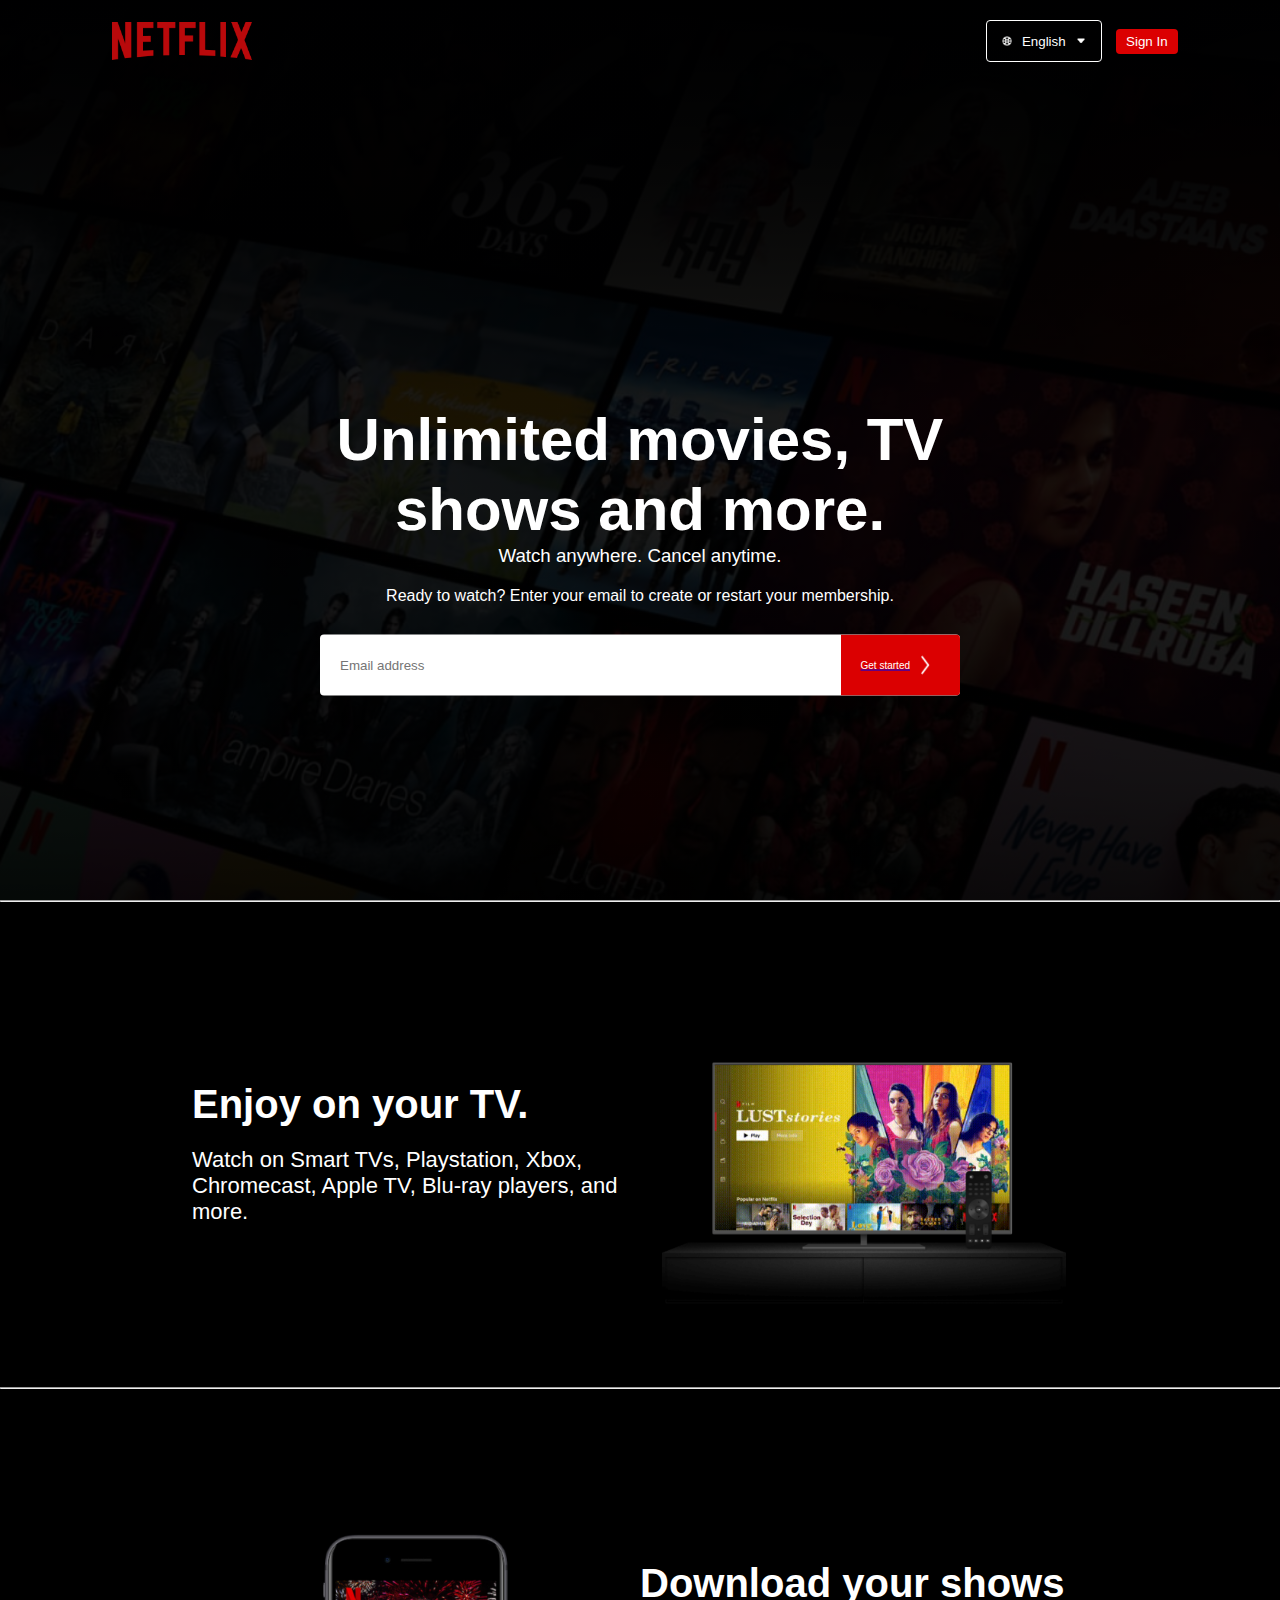
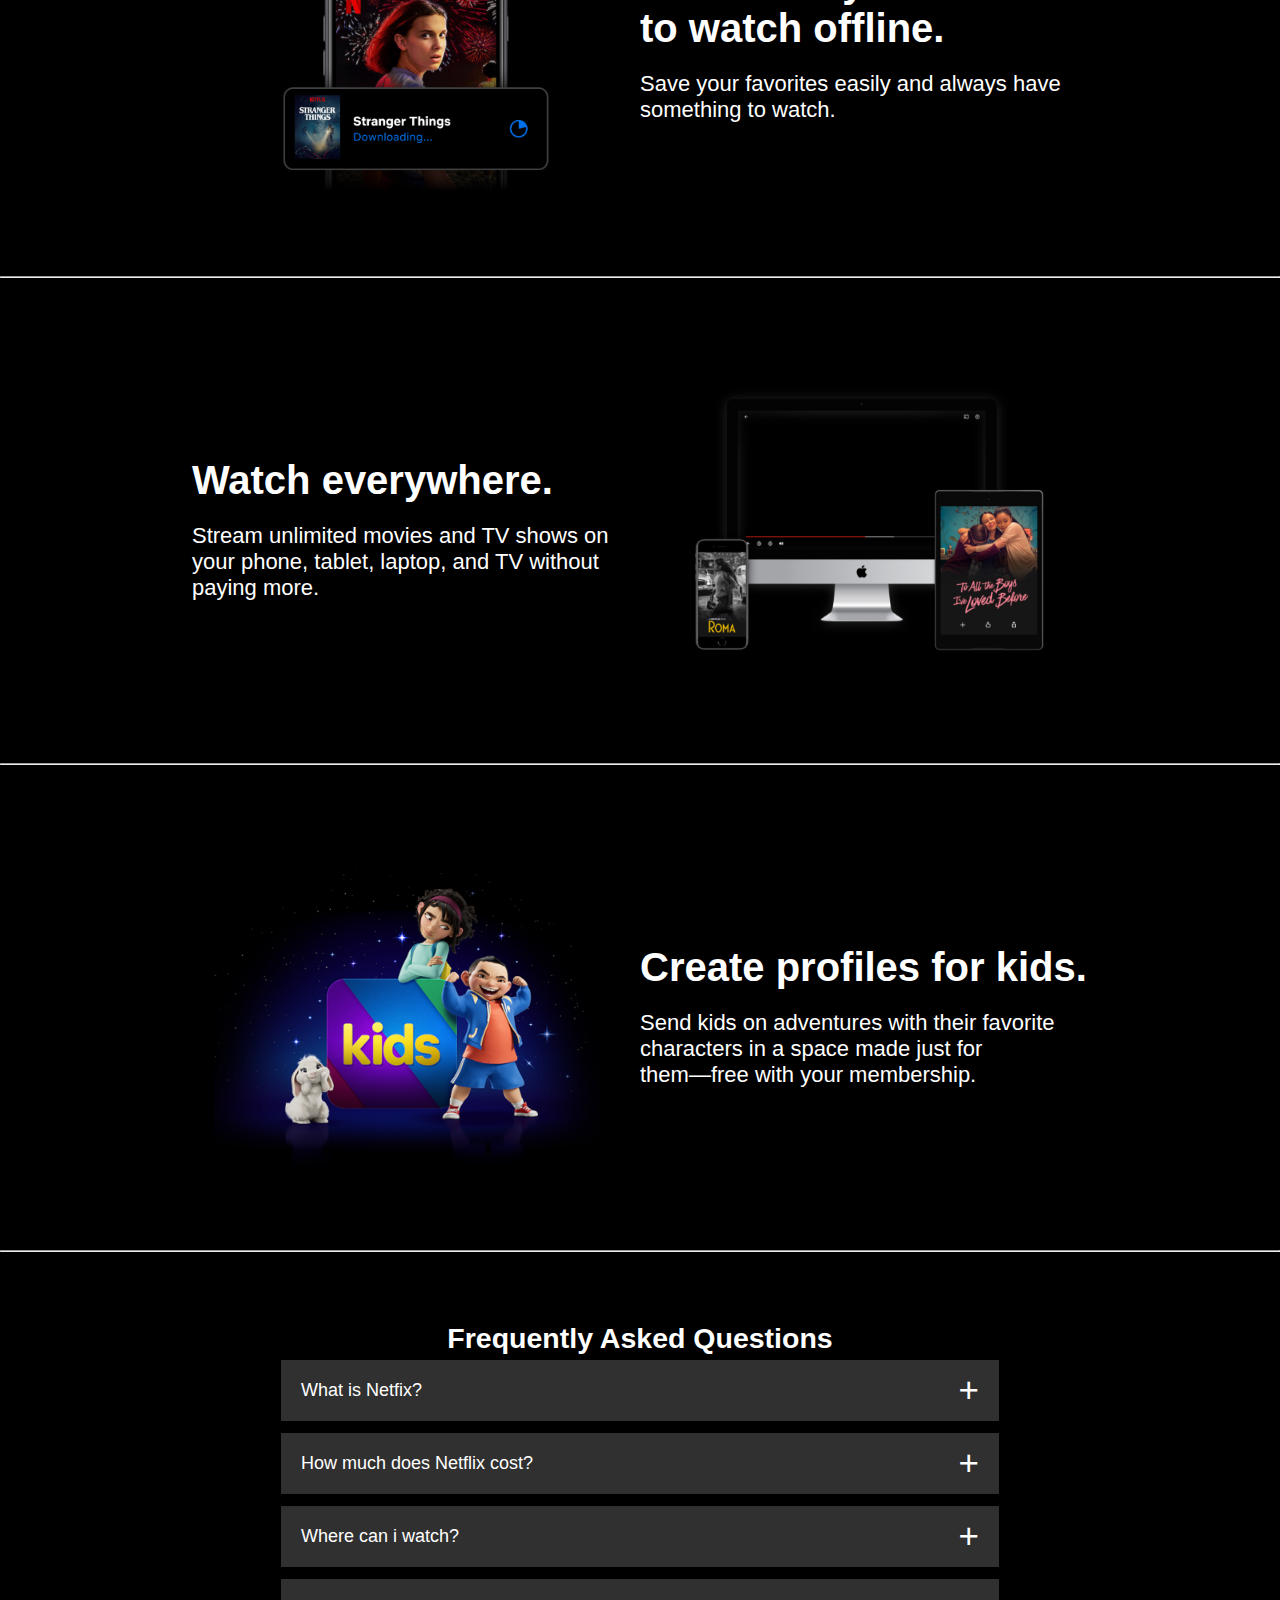
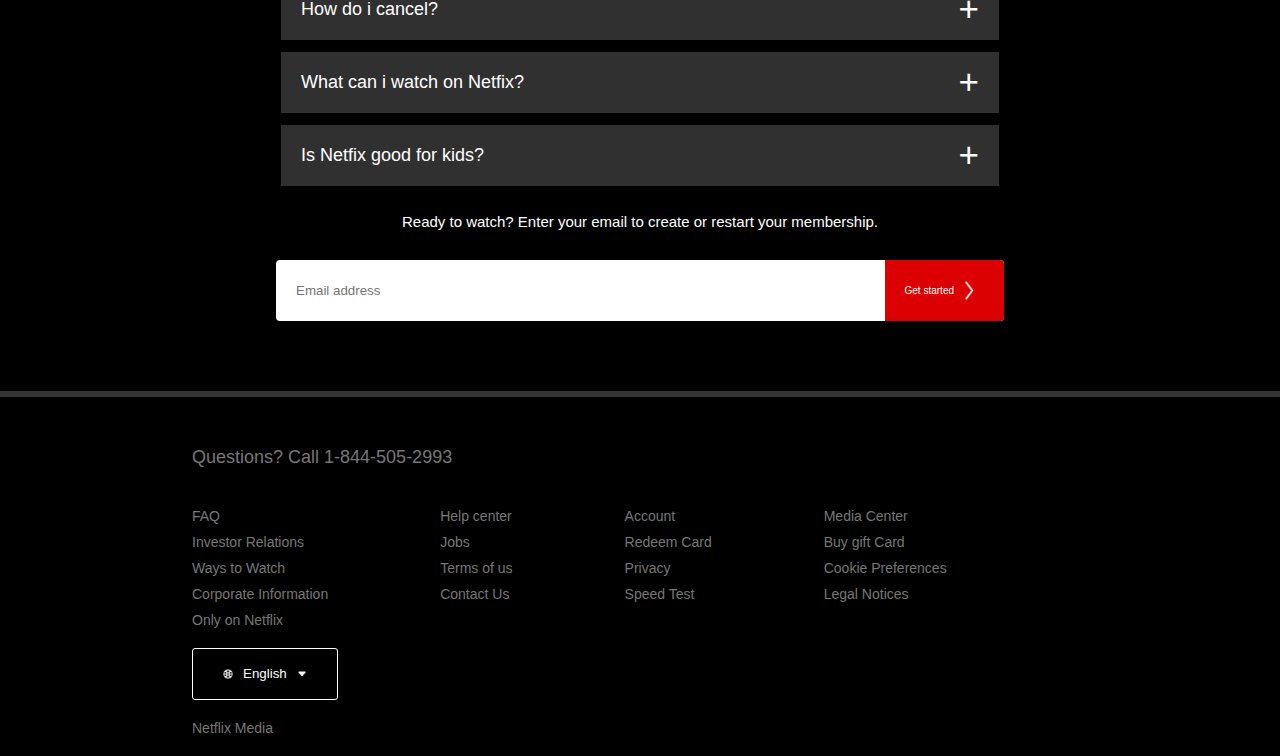
<file: index.html>
<!DOCTYPE html>
<html lang="en">

<head>
  <meta charset="UTF-8" />
  <meta name="viewport" content="width=device-width, initial-scale=1.0" />
  <link rel="stylesheet" href="style.css" />
  <title>NETFLIX CLONE</title>
</head>

<body>

  <header class="header_container">
    <nav>
      <img src="images/HeaderLeft.png" alt="" class="header-logo" />

      <section class="header-btn">
        <button class="English-btn">
          <img src="images/earth.png" alt="" />English
          <img src="images/caret-down.png" alt="" />
        </button>
        <a href="signin.html">
        <button type="button">Sign In</button></a>
      </section>
    </nav>

    <div class="header-writeup">
      <h1>Unlimited movies, TV shows and more.</h1>
      <h3>Watch anywhere. Cancel anytime.</h3>
      <p>
        Ready to watch? Enter your email to create or restart your
        membership.
      </p>
      <form class="email" action="">
        <input type="email" placeholder="Email address" />
        <a href="signin.html">
        <button type="button" class="get-started">
          Get started <img src="images/arrow.png" alt="">
        </button>
      </a>
      </form>
  </header>
  </div>

  <hr>

  <main>
    <section>
      <div class="content-container">
        <div class="writeup-row">
          <div class="text">
            <h2>Enjoy on your TV.</h2>
            <p>
              Watch on Smart TVs, Playstation, Xbox, <br>Chromecast, Apple TV, Blu-ray
              players, and more.
            </p>
          </div>
          <div class="images">
            <img src="images/Frame 6.png" alt="" />
          </div>
        </div>
      </div>
    </section>
<hr>
    
    <section>
      <div class="content-container">
        <div class="writeup-row">
          <div class="images">
            <img src="images/Frame (1).png" alt="" />
          </div>
          <div class="text">
            <h2>Download your shows <br> to watch offline.</h2>
            <p>Save your favorites easily and always have <br>something to watch.</p>
    </div>
    </div>
    </div>
  </section>
<hr>
    
    <section>
      <div class="content-container">
        <div class="writeup-row">
          <div class="text">
            <h2>Watch everywhere.</h2>
            <p>
              Stream unlimited movies and TV shows on <br>your phone, tablet, laptop,
              and TV without paying more.
            </p>
          </div>
          <div class="images">
            <img src="images/Rectangle (6).png" alt="" />
          </div>
        </div>
      </div>
    </section>

    <hr>

    <section>
      <div class="content-container">
        <div class="writeup-row">
          <div class="images">
            <img src="images/Frame 7.png" alt="" />
          </div>
            <div class="text">
              <h2>Create profiles for kids.</h2>
              <p>
                Send kids on adventures with their favorite <br>characters in a space
                made just for <br>them—free with your membership.
              </p>
            </div>
          </div>
        </div>
    </section>

    <hr>

    <section>
      <div class="question">
      <h2>Frequently Asked Questions</h2>
      <ul>
        <li>
          <input type="radio"  name="questions">
          <label for="">What is Netfix?</label>
        </li>

        <li>
          <input type="radio"  name="questions">
          <label for="">How much does Netflix cost?</label>
        </li>
        <li>
          <input type="radio"  name="questions">
          <label for="">Where can i watch?</label>
        </li>

        <li>
          <input type="radio"  name="questions">
          <label for="">How do i cancel?</label>
        </li>
        <li>
          <input type="radio"  name="questions">
          <label for="">What can i watch on Netfix?</label>
        </li>
        <li>
          <input type="radio"  name="questions">
          <label for="">Is Netfix good for kids?</label>
        </li>

      </ul>
      <p>
        Ready to watch? Enter your email to create or restart your
        membership.
      </p>
      <form class="email" action="">
        <input type="email" placeholder="Email address" required />
        <button type="get" class="get-started">
          Get started <img src="images/arrow.png" alt="" />
        </button>
      </form>
    </div>
    </section>

    <footer>
      <div class="footer">
        <h2>Questions? Call 1-844-505-2993 </h2>
    
        <div class="footer-row">
    
          <div class="column">
          <a href="#">FAQ</a>
          <a href="#">Investor Relations</a>
          <a href="#">Ways to Watch</a>
          <a href="#">Corporate Information</a>
          <a href="#">Only on Netflix</a>
        </div>
    
        <div class="column">
          <a href="#">Help center</a>
          <a href="#">Jobs</a>
          <a href="#">Terms of us</a>
          <a href="#">Contact Us</a>
        </div>
    
     <div class="column">
          <a href="#">Account</a>
          <a href="#">Redeem Card</a>
          <a href="#">Privacy</a>
          <a href="#">Speed Test</a>
        </div>
    
        <div class="column">
          <a href="#">Media Center</a>
          <a href="#">Buy gift Card</a>
          <a href="#">Cookie Preferences</a>
          <a href="#">Legal Notices</a>
        </div>
      </div>
        <button class="English-btn">
          <img src="images/earth.png" alt="" />English
          <img src="images/caret-down.png" alt="" />
        </button>
    <p>Netflix Media</p>
      </div>
      
    </footer>

 
 
</main>
</body>

</html>
</file>
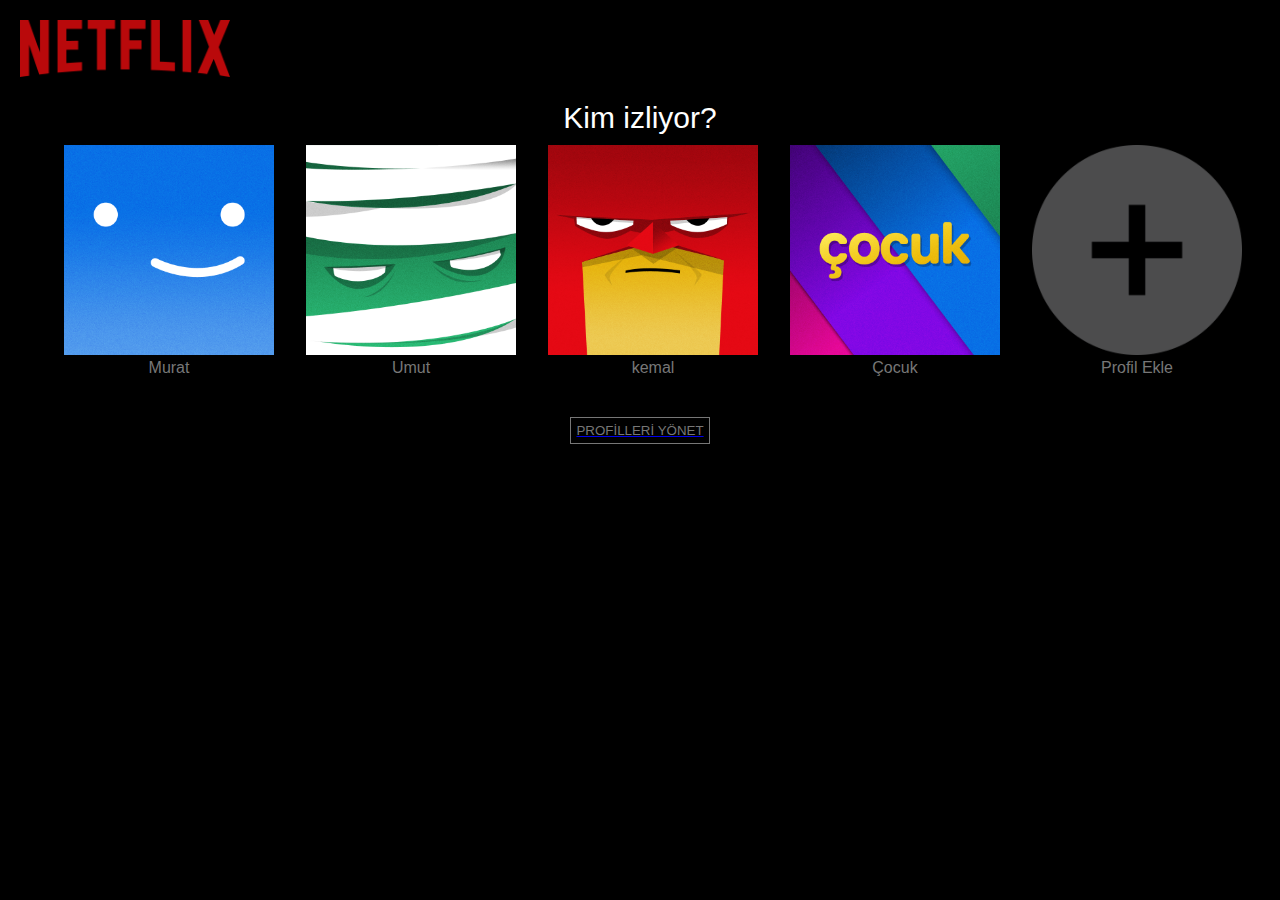
<file: user avatar.html>
<!DOCTYPE html>
<html lang="en">
<head>
    <meta charset="UTF-8">
    <meta name="viewport" content="width=device-width, initial-scale=1.0">
    <link rel="stylesheet" href="user avatar.css">
    <title>Netflix</title>
</head>
<body>
    <header>
        <img src="images/HeaderLeft.png" alt="">
    </header>

    <section>
        <div class="writeup">
           <h2>Kim izliyor?</h2> 
        </div>
    
    <div class="avatar">
        <div class="first">
<img src="images/avatar-2.png" alt="">
<p>Murat</p>
</div>
<div class="second">
<img src="images/avatar-3.png" alt="">
<p>Umut</p>
</div>
<div class="third">
<img src="images/avatar-4.png" alt="">
<p>kemal</p>
</div>
<div class="fourth">
<img src="images/avatar-5.png" alt="">
<p>Çocuk</p>
</div>
<div class="fifth">
<img src="images/add.png" alt="">
<p>Profil Ekle</p>
</div>
    </div>

<div class="button-container">
    <a href="user.html">
    <button  class="button"  type="button">PROFİLLERİ YÖNET</button>
</a>
</div>
   
</section>
</body>
</html>
</file>
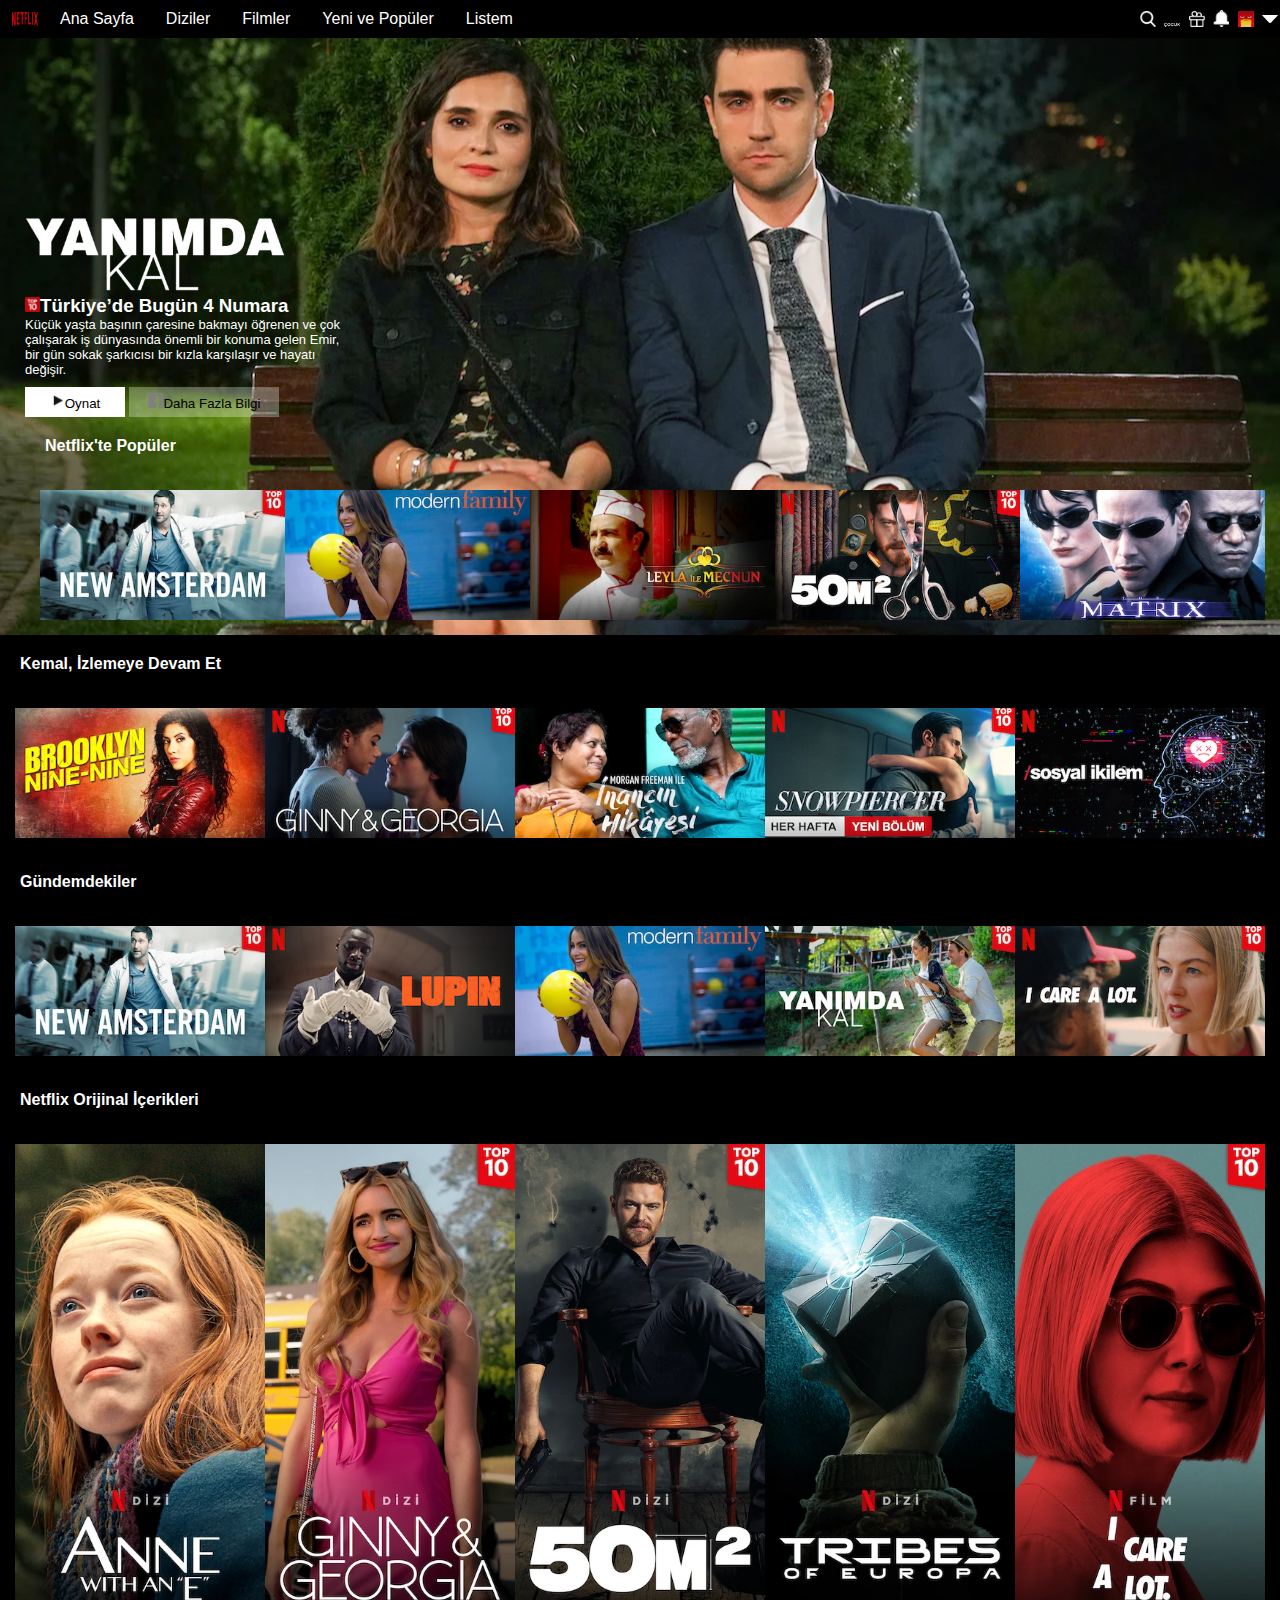
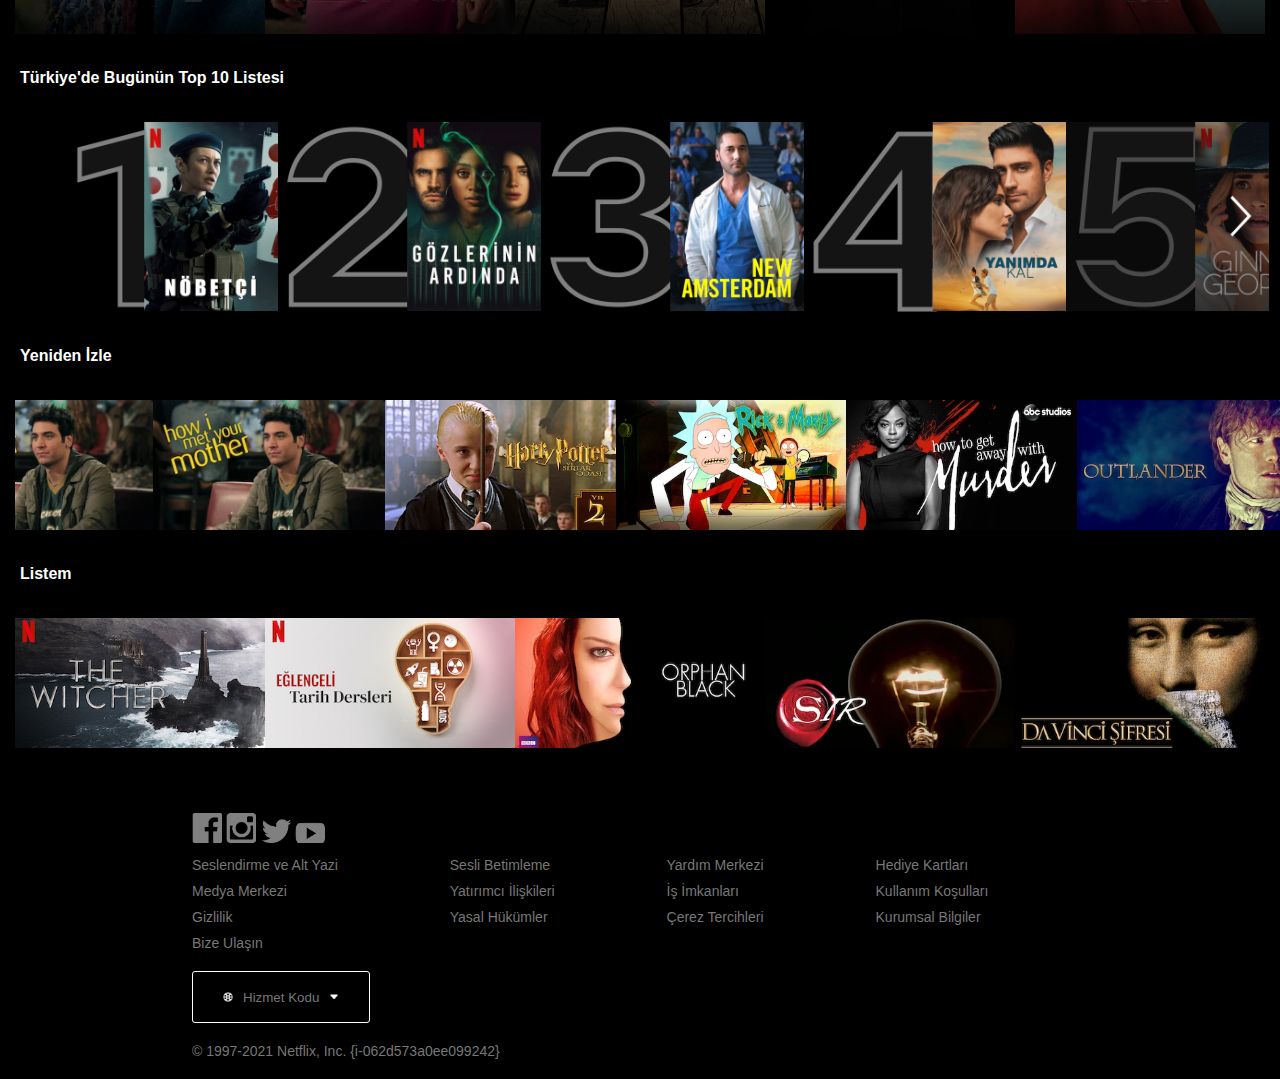
<file: user.html>
<!DOCTYPE html>
<html lang="en">
  <head>
    <meta charset="UTF-8" />
    <meta name="viewport" content="width=device-width, initial-scale=1.0" />
    <link rel="stylesheet" href="user.css" />
    <title>User Side</title>
  </head>
  <body>
    <header>
      <div class="main-container">
        <img class="first-image" src="images/HeaderLeft.png" alt="" />
        <nav>
          <ul>
            <li>Ana Sayfa</li>
            <li>Diziler</li>
            <li>Filmler</li>
            <li>Yeni ve Popüler</li>
            <li>Listem</li>
          </ul>
        </nav>
      </div>
      <div class="second">
        <img src="images/Search.png" alt="" />
        <img src="images/ÇOCUK.png" alt="" />
        <img src="images/Group 3.png" alt="" />
        <img src="images/Group.png" alt="" />
        <img src="images/ProfileIMG.png" alt="" />
        <img src="images/DownArrow.png" alt="" />
      </div>
    </header>

    <section>
      <div class="first-container">
        <div class="movies">
          <img src="images/MovieName.png" alt="" />
        </div>
        <div class="about">
          <h3>
            <img src="images/Top10Badge.png" alt="" />Türkiye’de Bugün 4 Numara
          </h3>
          <p>
            Küçük yaşta başının çaresine bakmayı öğrenen ve çok <br />
            çalışarak iş dünyasında önemli bir konuma gelen Emir,<br />
            bir gün sokak şarkıcısı bir kızla karşılaşır ve hayatı <br />
            değişir.
          </p>
          <button class="first-button"><img src="images/Play.png" alt="" />Oynat</button>
          <button class="second-button">
            <img src="images/Vector (1).png" alt="" />Daha Fazla Bilgi
          </button>
        </div>
        <div class="photoplay">
          <h4>Netflix'te Popüler</h4>
          <div class="picture-row">
            <img src="images/flex10.png" alt="" class="images" />
            <img src="images/flex9.png" alt="" class="images" />
            <img src="images/flex8.png" alt="" class="images" />
            <img src="images/flex7.png" alt="" class="images" />
            <img src="images/flex6.png" alt="" class="images" />
          </div>
        </div>
      </div>
    </section>

    <section>
      <div class="second-container">
        <h4>Kemal, İzlemeye Devam Et</h4>
        <div class="picture-row">
          <img src="images/flex5.png" alt="" class="images" />
          <img src="images/flex4.png" alt="" class="images" />
          <img src="images/flex3.png" alt="" class="images" />
          <img src="images/flex2.png" alt="" class="images" />
          <img src="images/flex1.png" alt="" class="images" />
        </div>
      </div>
    </section>

    <section>
      <div class="third-container">
        <h4>Gündemdekiler</h4>
        <div class="picture-row">
          <img src="images/flex10.png" alt="" class="images" />
          <img src="images/flex13.png" alt="" class="images" />
          <img src="images/flex9.png" alt="" class="images" />
          <img src="images/flex12.png" alt="" class="images" />
          <img src="images/flex11.png" alt="" class="images" />
        </div>
      </div>
    </section>
    <section>
      <div class="fourth-container">
        <h4>Netflix Orijinal İçerikleri</h4>
        <div class="picture-row">
          <img src="images/origin5.png" alt="" class="images images-two" />
          <img src="images/origin4.png" alt="" class="images images-two" />
          <img src="images/oroigin3.png" alt="" class="images images-two" />
          <img src="images/origin2.png" alt="" class="images images-two" />
          <img src="images/origin1.png" alt="" class="images images-two" />
        </div>
      </div>
    </section>

    <section>
      <div class="fifth-container">
        <h4>Türkiye'de Bugünün Top 10 Listesi</h4>
        <div class="picture-row">
          <img src="images/RankCard.png" alt="" class="images images-one" />
          <img src="images/RankCard (1).png" alt="" class="images images-one" />
          <img src="images/RankCard (2).png" alt="" class="images images-one" />
          <img src="images/RankCard (3).png" alt="" class="images images-one" />
          <img
            src="images/RankCard (4) - Copy.png"
            alt=""
            class="images images-one"
          />
        </div>
      </div>
    </section>

    <section>
      <div class="sixth-container">
        <h4>Yeniden İzle</h4>
        <div class="picture-row">
          <img src="images/MoviePoster (3).png" alt="" class="images" />
          <img src="images/MoviePoster (2).png" alt="" class="images" />
          <img src="images/flex17.png" alt="" class="images" />
          <img src="images/flex16.png" alt="" class="images" />
          <img src="images/flex15.png" alt="" class="images" />
          <img src="images/flex14.png" alt="" class="images" />
        </div>
      </div>
    </section>

    <section>
      <div class="seventh-container">
        <h4>Listem</h4>
        <div class="picture-row">
          <img src="images/flex22.png" alt="" class="images" />
          <img src="images/flex21.png" alt="" class="images" />
          <img src="images/flex20.png" alt="" class="images" />
          <img src="images/flex19.png" alt="" class="images" />
          <img src="images/flex18.png" alt="" class="images" />
        </div>
      </div>
    </section>

    <footer>
      <div class="footer">
        <div class="footer-img">
          <img src="images/Vector (1).png" alt="">
          <img src="images/Group (3).png" alt="">
          <img src="images/Group (1).png" alt="">
          <img src="images/Group (2).png" alt="">
        </div>
    
        <div class="footer-row">
    
          <div class="column">
          <a href="#">Seslendirme ve Alt Yazi</a>
          <a href="#">Medya Merkezi</a>
          <a href="#">Gizlilik</a>
          <a href="#">Bize Ulaşın</a>
        </div>
    
        <div class="column">
          <a href="#">Sesli Betimleme</a>
          <a href="#">Yatırımcı İlişkileri</a>
          <a href="#">Yasal Hükümler</a>
         
        </div>
    
     <div class="column">
          <a href="#">Yardım Merkezi</a>
          <a href="#">İş İmkanları</a>
          <a href="#">Çerez Tercihleri</a>
         
        </div>
    
        <div class="column">
          <a href="#">Hediye Kartları</a>
          <a href="#">Kullanım Koşulları</a>
          <a href="#">Kurumsal Bilgiler</a>
        
        </div>
      </div>
        <button class="English-btn">
          <img src="images/earth.png" alt="" />Hizmet Kodu
          <img src="images/caret-down.png" alt="" />
        </button>
    <p>© 1997-2021 Netflix,   Inc.  {i-062d573a0ee099242}</p>
      </div>
      
    </footer>

 
  </body>
</html>
</file>
<file: style.css>
*{
margin: 0;
padding: 0;
font-family: sans-serif;
box-sizing: border-box;
}

body{
    background: #000;
    color: #fff;
}

header {
width: 100%;
padding: 10px 8%;
position: relative;
height: 100vh;
background-image: linear-gradient(rgba(0,0,0.7),rgba(0,0,0,0.7)), url(images/header-img.png);
background-size: cover;
background-position: center;
}

nav{
display: flex;
justify-content: space-between;
align-items: center;
padding: 10px 0;
}

.header-logo{
    width: 150px;
    cursor: pointer;
    padding-left: 10px;
}
nav button{
padding:5px 10px;
border: 0;
cursor: pointer;
outline: 0;
background: #db0001;
color: #fff;
font-size: 12;
border-radius: 4px;
margin-left: 10px;
}
.English-btn{
    display: inline-flex;
    align-items: center;
    background: transparent;
    border: 1px solid #fff;
    padding: 5px 5px;
}

.English-btn img{
    width: 10px;
    margin: 10px;
}
.header-writeup{
top: 50%;
left: 50%;
transform: translate(-50%,-50%);
text-align: center;
 position: absolute;
 margin-top: 100px;
}

.header-writeup h1{
    font-size: 60px;
    line-height: 70px;
    max-width: 650px;
    font-weight: 600;
}
.header-writeup h3{
    font-weight: 400;
    margin-bottom: 20px;
}

.email{
    background: #fff;
    display: flex;
    border-radius: 4px;
    align-items: center;
    margin-top: 30px;
    overflow: hidden;
}
.email input{
    flex: 1;
    border: 0;
    outline: 0;
    margin-left: 20px;
}
.email button{
    background: #db0001;
    border: 0;
    outline: 0;
    color: #fff;
    font-size: 10px;
    padding: 10px 20px;
    cursor: pointer;

}
.email img{
    width: 10px;
    margin: 10px;
}
.get-started{
    display: flex;
    align-items: center;
   
    
}

.content-container{
    padding: 50px 15% 12px;
    font-size: 22px;
      
       
        
}
.writeup-row{
    display: flex;
    width: 100%;
    align-items: center;
    flex-wrap: wrap;
    padding: 50px 0;
}

.text{
    flex-basis: 50%;
    margin-bottom: 20px;
}
.images{
    flex-basis: 50%;
    margin-bottom: 20px;
}
.images img{
    display: block;
    width: 90%;
    margin: auto;
}
.content-container h2{
    font-size: 40px;
    font-weight: 600;
    margin-bottom: 20px;
}

.question{
    padding: 10px 11px;
    text-align: center;
    font-size: 19px;
}
.question{
    margin: 60px auto;
    width: 100%;
    max-width: 750px;
}
.question li{
    list-style: none;
    width: 100%;
    padding: 5px;
}
.question li label{
    display: flex;
    align-items: center;
    padding: 20px;
    font-size: 18px;
    font-size: 500;
    background: #303030;
    margin-bottom: 2px;
    position: relative;
    cursor: pointer;
}

label::after{
    content: '+';
    font-size: 35px;
    position: absolute;
    right: 20px;
}
input[type="radio"]{
    display: none;
}

.question.email-signup{
    max-width: 500px;
    margin: 17px auto 54px;
}



.question p{
    font-size: 15px;
    padding-top: 20px;
}

.footer{
    padding: 50px 15% 10px;
    border-top: 6px solid #333;
    color: #777;
}

.footer h2{
    font-size: 18px;
    margin-bottom: 30px;
    font-weight: 300;
}


.footer-row{
    display: flex;
    gap: 7rem;
}
.footer .column a{
    display: block;
    text-decoration: none;
    color: #777;
    font-size: 14px;
    margin-bottom: 10px;
}
.footer .footer-row{
    align-items: flex-start;
    padding: 10px 0;

}
.footer .English-btn{
    color: #fff;
    padding: 10px 20px;
    border-radius: 3px;
}

.footer p{
    font-size: 14px;
    margin-top: 20px;
    margin-bottom: 10px;
}

@media only screen and (max-width: 767px) {
    header {
        padding: 6px 2%; 
    }

    .header-logo {
        width: 100px; 
    }

    .header-writeup {
        margin-top: 60px; 

    }

    .header-writeup h1{
        font-size: 35px;
        font-weight: 700;

    }
.header-writeup p{
    font-size: 10px;
}
    .content-container {
        padding: 30px 15%; 

    }

    .writeup-row {
        padding: 30px 0; 
    }

    .text,
    .images {
        flex-basis: 100%; 
    }

    .content-container h2 {
        font-size: 30px; 
    }

    .question {
        margin: 30px auto; 
    }

    .question.email-signup {
        max-width: 100%; 
    }

    .footer {
        padding: 30px 5% 10px; 
    }

    .footer-row {
        gap: 3rem; 
    }
}
</file>
<file: user avatar.css>
* {
    margin: 0;
    padding: 0;
    font-family: sans-serif;
    box-sizing: border-box;
  }
  
  body {
    background: #000;
    color: #fff;
  }

  header img {
    width: 250px;
    padding: 20px;
  }
  .writeup h2{
    text-align: center;
    font-size: 30px;
    font-weight: 500;
  }

  .avatar{
    display: flex;
    padding: 10px 5% 10px;
    gap: 2rem;
    
  }

  .avatar img{
    width: 210px;
    cursor: pointer;
    
  }

  .avatar p{
    text-align: center;
    color: #777;
  }


    .button{
        display: flex;
        align-items: center;
        background: transparent;
        border: 1px solid #777;
        color: #777;
        padding: 5px 5px;
        cursor: pointer;
       
    }


    .button-container{
        width: 100%;
        display: flex;
        justify-content: center;
        padding: 30px;
        
    }
    
   
    @media only screen and (max-width: 767px) {
      header img {
        width: 150px; 
        padding: 10px; 
      }
      
      .writeup h2 {
        font-size: 24px; 
      }
      
      .avatar {
        display: block; 
        padding: 10px; 
      }
      
      .avatar img {
        width: 100%; 
        margin: 0 auto; 
        padding: 40px;
      }
      
      .avatar p {
        text-align: center; 
        margin-top: 10px; 
      }
      
      .button {
        justify-content: center; 
        padding: 10px; 
      }
      
      .button-container {
        padding: 20px; 
      }
  }
</file>
<file: user.css>
* {
  margin: 0;
  padding: 0;
  font-family: sans-serif;
  box-sizing: border-box;
}

body {
  background: #000;
  color: #fff;
}

.main-container {
  display: flex;
  flex-direction: row;
  padding: 10px;
 
}

header {
  display: flex;
  flex-direction: row;
  justify-content: space-between;
  cursor: pointer;
 
}
header img {
  width: 30px;
  padding: 2px;
  
}
h4 {
  padding: 20px;
  font-size: medium;
}
.second img {
  gap: 4rem;
  width: 20px;
  padding-top: 10px;
}
nav {
  padding-left: 20px;
 
}

nav ul {
  display: flex;
  flex-direction: row;
  gap: 2rem;
}

nav li {
  list-style: none;
 
}
.first-container {
  background: url(images/main.png);
  background-size: cover;
  background-position: center;
  width: 100%;
  height: 100%;
  padding-top: 180px;
  padding-left: 25px;
}

.movies img {
  width: 260px;
}

.about img {
  width: 15px;
}
.about p {
  font-size: small;
  padding-bottom: 10px;
}

.first-button{
    cursor: pointer;
    background-color: #fff;
    border: none;
    align-items: center;
    width: 100px;
    height: 30px;
   
}

.second-button{
    cursor: pointer;
    border: none;
    background-color: #FFFFFF4D;
    align-items: center;
    width: 150px;
    height: 30px;
   
}

.images {
  width: 100%;
  object-fit: cover;
  transition: transform 450ms;
  max-height: 130px;
}

.picture-row {
  display: flex;
  overflow-y: hidden;
  overflow-x: scroll;
  padding: 15px;
}
.images:hover {
  transform: scale(1.08);
}
.picture-row::-webkit-scrollbar {
  display: none;
}
.images-one{
    max-height: 190px;

}
.images-two{
    max-height: 490px;
}
.footer{
    padding: 50px 15% 10px;
    
}

.footer h2{
    font-size: 18px;
    margin-bottom: 30px;
    font-weight: 300;
}


.footer-row{
    display: flex;
    gap: 7rem;
}
.footer .column a{
    display: block;
    text-decoration: none;
    color: #777;
    font-size: 14px;
    margin-bottom: 10px;
}
.footer .footer-row{
    align-items: flex-start;
    padding: 10px 0;

}
.footer .English-btn{
    color: #777;
    padding: 10px 20px;
    border-radius: 3px;
}

.footer p{
    font-size: 14px;
    margin-top: 20px;
    margin-bottom: 10px;
    color: #777;
}

.footer-img img{
  width: 30px;
}
.English-btn{
    display: inline-flex;
    align-items: center;
    background: transparent;
    border: 1px solid #fff;
    padding: 5px 5px;
}

.English-btn img{
    width: 10px;
    margin: 10px;
}
@media only screen and (max-width: 767px) {
  * {
    margin: 0;
    padding: 0;
    font-family: sans-serif;
    box-sizing: border-box;
  }
  
  body {
    background: #000;
    color: #fff;
  }
  
  .main-container {
    display: block; 
    padding: 10px;
  }
  
  header {
    display: block; 
    cursor: pointer;
  }
  
  header img {
    width: 40px;
    padding-top: 10px;
  }
  
  h4 {
    padding: 20px;
    font-size: medium;
  }
  
  .second img {
    display: none; 
  }
  
  nav {
    padding-left: 20px;
  }
  
  nav ul {
    display: none; 
    padding-left: 0;
  }
  
  nav li {
    list-style: none;
    margin-bottom: 10px; 
  }
  
  .first-container {
    background: url(images/main.png);
    background-size: cover;
    background-position: center;
    width: 100%;
    height: 100%;
    padding-top: 180px;
    padding-left: 25px;
  }
  
  .movies img {
    width: 50%; 
  }
  
  .about img {
    display: none; 
  }
  
  .about p {
    font-size: small;
    padding-bottom: 10px;
  }
  
  .first-button,
  .second-button {
    width: 50%; 
  }
  
  .images {
    width: 100%; 
    object-fit: cover;
    transition: transform 450ms;
    max-height: 120px;
  }
  
  .images:hover {
    transform: scale(1.08);
  }
  
  .picture-row {
    display: flex;
    overflow-y: hidden;
    overflow-x: auto; 
    padding: 10px;
  }
  
  .picture-row::-webkit-scrollbar {
    display: none; 
  }
  
  .images-one {
    max-height: 150px;
  }
  
  .images-two {
    max-height: 450px;
  }
  
  .footer {
    padding: 50px 15% 10px;
  }
  
  .footer h2 {
    font-size: 18px;
    margin-bottom: 30px;
    font-weight: 300;
  }
  
  .footer-row {
    display: flex;
    gap: 7rem;
  }

  .footer-img img{
    width: 20px;
  }
  
  .footer .column a {
    display: block;
    text-decoration: none;
    color: #777;
    font-size: 14px;
    margin-bottom: 10px;
  }
  
  .footer .footer-row {
    align-items: flex-start;
    padding: 10px 0;
  }
  
  .footer .English-btn {
    color: #777;
    padding: 10px 20px;
    border-radius: 3px;
  }
  
  .footer p {
    font-size: 14px;
    margin-top: 20px;
    margin-bottom: 10px;
    color: #777;
  }
  
  .English-btn {
    display: inline-flex;
    align-items: center;
    background: transparent;
    border: 1px solid #fff;
    padding: 5px 5px;
  }
  
  .English-btn img {
    width: 10px;
    margin: 10px;
  }
}
</file>
